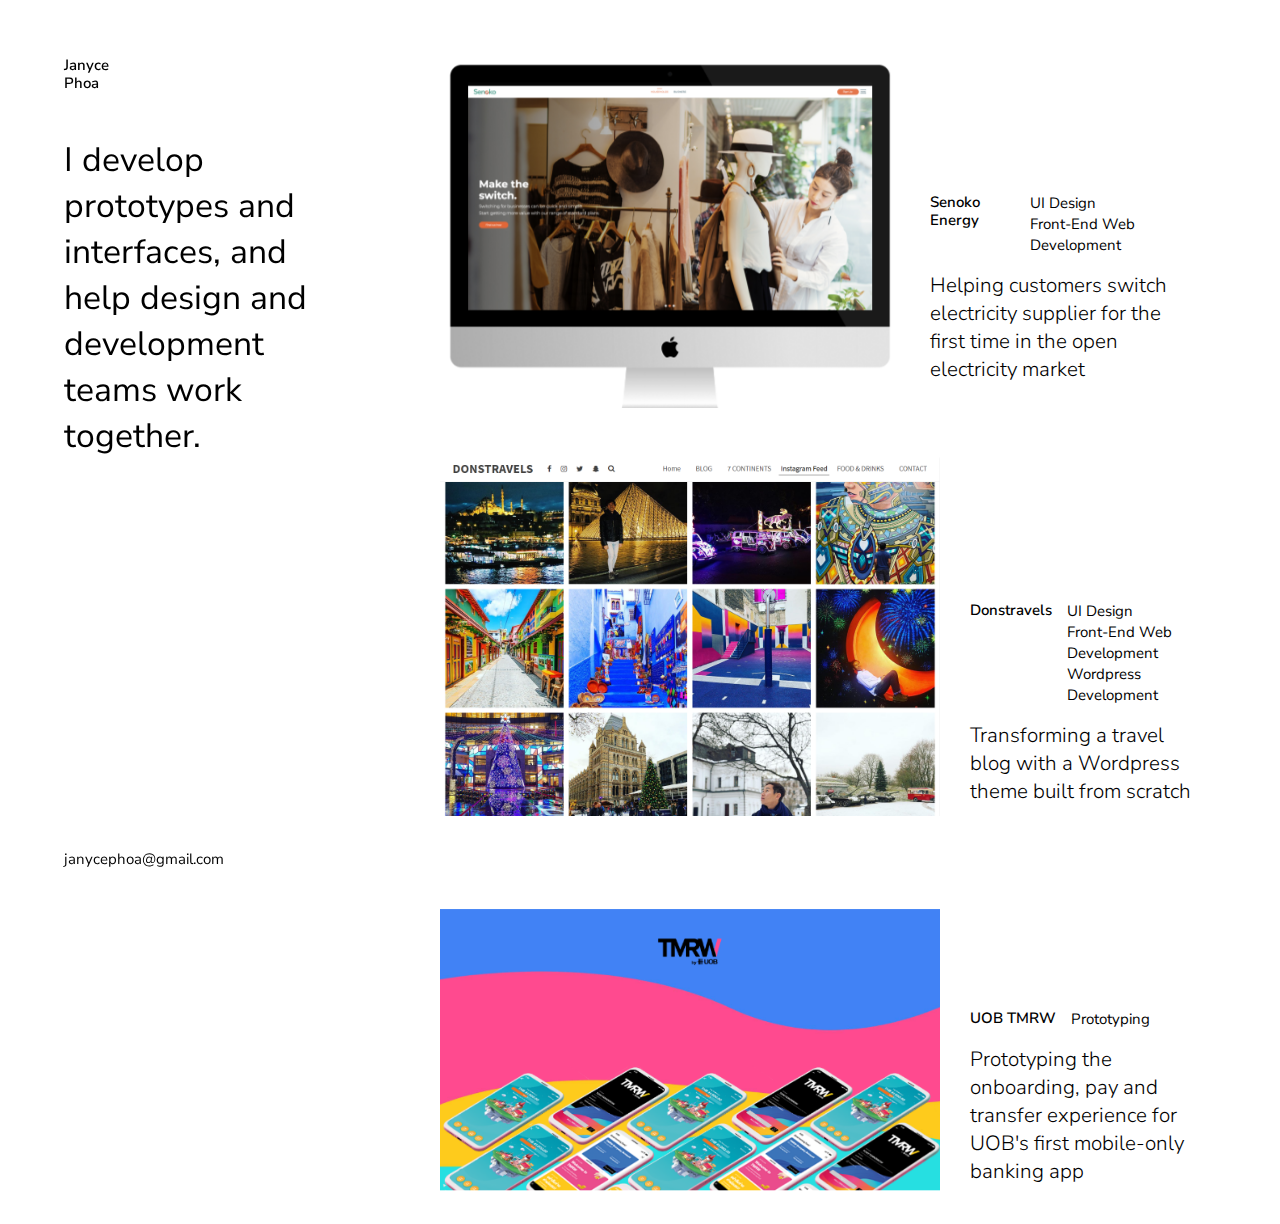
<file: index.html>
<!DOCTYPE html>
<html lang="en">
<head>
    <meta charset="UTF-8">
    <meta name="viewport" content="width=device-width, initial-scale=1.0">
    <meta http-equiv="X-UA-Compatible" content="ie=edge">
    <link rel="icon" href="favicon.ico" type="image/x-icon" />
    <title>Janyce Phoa</title>
    <link href="https://fonts.googleapis.com/css?family=Nunito+Sans:300,400,600" rel="stylesheet">
    <link rel="stylesheet" href="styles.css">
</head>
<body class="lightTheme">
    <div class="largeWrapper homePage_container">
        <div class="hero_container">
            <nav class="header">
              <a href="http://www.janycephoa.com"><h5 id="boldSmallTitling">Janyce<br>Phoa</h5></a>
              <!-- <a href="http://www.janycephoa.com/janycephoa_Resume.pdf"><h5 id="boldSmallTitling">Resume</h5></a> -->
            </nav>
            <h1 class="hero_text">I develop prototypes and interfaces, and help design and development teams work together. </h1>
        </div><!-- hero -->

        <div class="projects_container">

            <!-- CARD -->
            <a href="senoko.html" class="full-width">
                <div class="card_container" id="project1">
                <div class="cardText_container">
                    <div class="cardText-metadata_container">
                        <div class="cardText-metadata_date">
                            <h5 id="boldSmallTitling">Senoko Energy</h5>
                        </div>
                        <div class="cardText-metadata_tags">
                                <h5>UI Design</h5>
                                <h5>Front-End Web Development</h5>
                        </div>
                    </div><!-- cardText-metadata_container -->

                    <h4>Helping customers switch electricity supplier for the first time in the open electricity market</h4>
                </div><!-- cardText_container -->

                <div class="card-Image_container">
                    <img class="card-Image" src="
                    assets/homepage/1.png"
                    alt=""/>
                </div>
            </div>
            </a><!-- card_container -->

            <!-- CARD -->
            <a href="donstravels.html" class="full-width">
                <div class="card_container" id="project1">
                <div class="cardText_container">
                    <div class="cardText-metadata_container">
                        <div class="cardText-metadata_date">
                            <h5 id="boldSmallTitling">Donstravels</h5>
                        </div>
                        <div class="cardText-metadata_tags">
                                <h5>UI Design</h5>
                                <h5>Front-End Web Development</h5>
                                <h5>Wordpress Development</h5>
                        </div>
                    </div><!-- cardText-metadata_container -->

                    <h4>Transforming a travel blog with a Wordpress theme built from scratch</h4>
                </div><!-- cardText_container -->

                <div class="card-Image_container">
                    <img class="card-Image" src="
                    assets/homepage/2.png"
                    alt=""/>
                </div>
            </div>
            </a><!-- card_container -->


            <!-- CARD -->
            <a href="uob.html" class="full-width">
                <div class="card_container" id="project1">
                <div class="cardText_container">
                    <div class="cardText-metadata_container">
                        <div class="cardText-metadata_date">
                            <h5 id="boldSmallTitling">UOB TMRW</h5>
                        </div>
                        <div class="cardText-metadata_tags">
                                <h5>Prototyping</h5>
                        </div>
                    </div><!-- cardText-metadata_container -->

                    <h4>Prototyping the onboarding, pay and transfer experience for UOB's first mobile-only banking app</h4>
                </div><!-- cardText_container -->

                <div class="card-Image_container">
                    <img class="card-Image" src="
                    assets/homepage/3.png"
                    alt=""/>
                </div>
            </div>
            </a><!-- card_container -->


        </div><!-- projects_container -->

        <footer class="homepageFooter">
            <a href="mailto:janycephoa@gmail.com?Subject=Hello%20Janyce" target="_top"><h5> janycephoa@gmail.com </h5></a>
        </footer>
    </div><!-- largeWrapper -->

</body>
</html>
<!-- Original theme by Maggie Chan -->
</file>
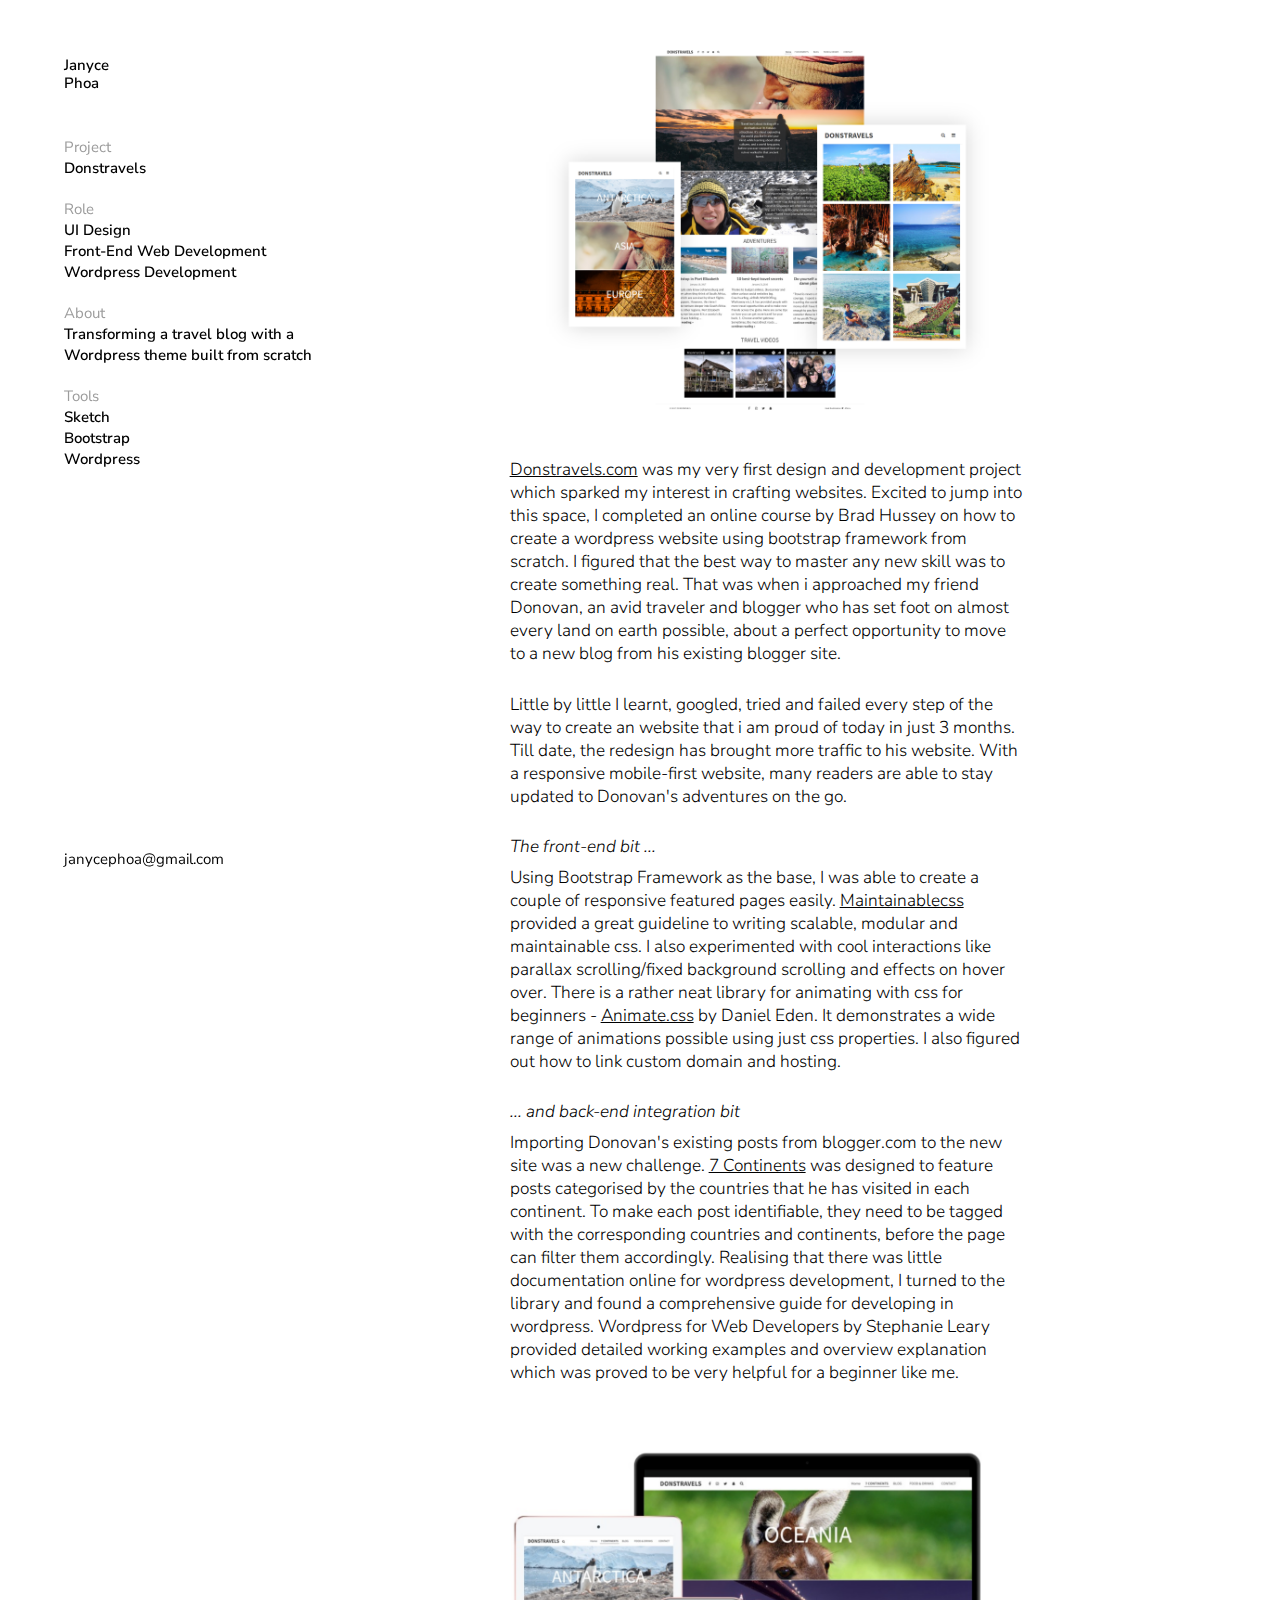
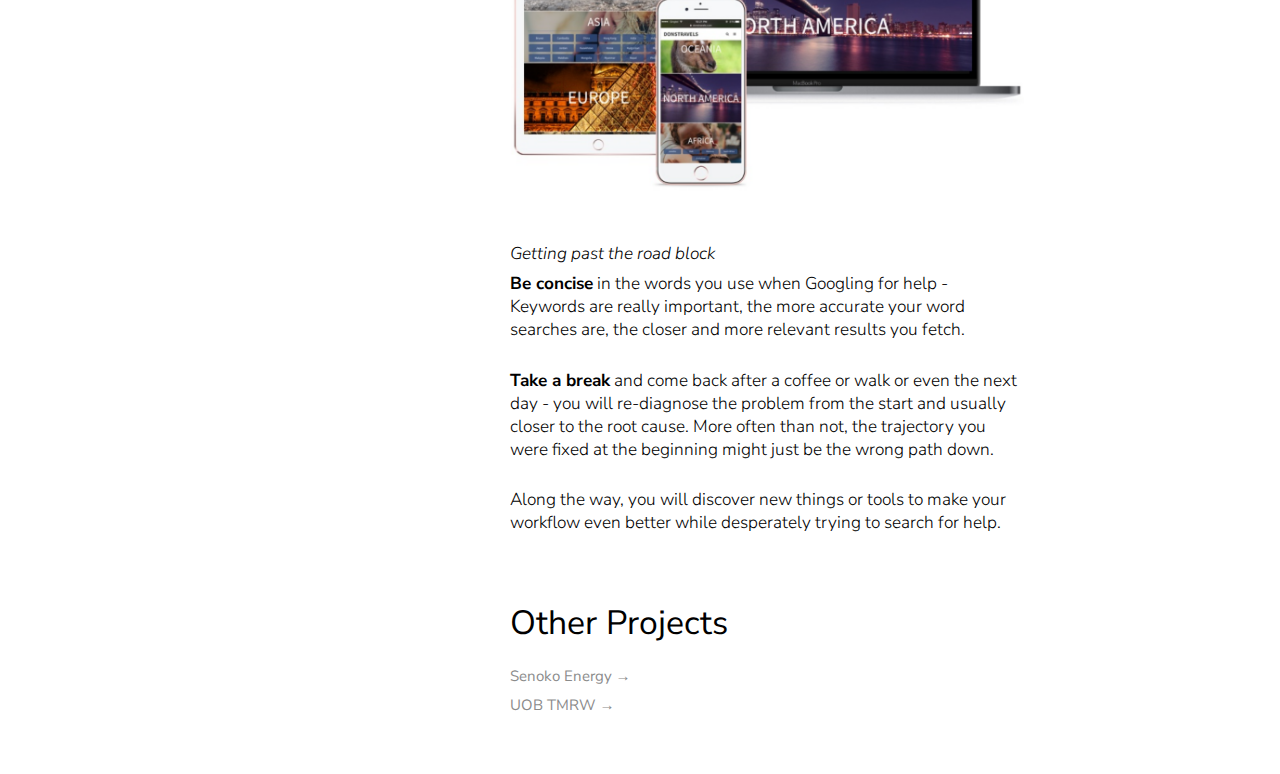
<file: donstravels.html>
<!DOCTYPE html>
<html lang="en">
<head>
    <meta charset="UTF-8">
    <meta name="viewport" content="width=device-width, initial-scale=1.0">
    <meta http-equiv="X-UA-Compatible" content="ie=edge">
    <link rel="icon" href="favicon.ico" type="image/x-icon" />
    <title>Janyce Phoa</title>
    <link href="https://fonts.googleapis.com/css?family=Nunito+Sans:300,400,600" rel="stylesheet">
    <link rel="stylesheet" href="styles.css">
</head>
<body class="lightTheme">
    <div class="largeWrapper homePage_container">
        <div class="hero_container">
            <nav class="header">
              <a href="./index.html"><h5 id="boldSmallTitling">Janyce<br>Phoa</h5></a>
              <!-- <a href="http://www.janycephoa.com/janycephoa_Resume.pdf"><h5 id="boldSmallTitling">Resume</h5></a> -->
            </nav>
            <div class="hero_text">
              <h5 class="lightgrey">Project</h5>
              <h5 class="bold">Donstravels</h5>
              <br>
              <h5 class="lightgrey">Role</h5>
              <h5 class="bold">UI Design</h5>
              <h5 class="bold">Front-End Web Development</h5>
              <h5 class="bold">Wordpress Development</h5>
              <br>
              <h5 class="lightgrey">About</h5>
              <h5 class="bold">Transforming a travel blog with a Wordpress theme built from scratch</h5>
              <br>
              <h5 class="lightgrey">Tools</h5>
              <h5 class="bold">Sketch</h5>
              <h5 class="bold">Bootstrap</h5>
              <h5 class="bold">Wordpress</h5>
            </div>
        </div><!-- hero -->

        <div class="projects_container projects_container_single">

            <!-- CARD -->
            <div class="full-width">
                <img class="project-fullWidthImage" src="./assets/donstravels/donstravels_2.png" alt="Donstravels">
                <p><a class="links" href="https://donstravels.com/" target="_blank">Donstravels.com</a> was my very first design and development project which sparked my interest in crafting websites. Excited to jump into this space, I completed an online course by Brad Hussey on how to create a wordpress website using bootstrap framework from scratch. I figured that the best way to master any new skill was to create something real. That was when i approached my friend Donovan, an avid traveler and blogger who has set foot on almost every land on earth possible, about a perfect opportunity to move to a new blog from his existing blogger site.</p>
                <br>
                <p>Little by little I learnt, googled, tried and failed every step of the way to create an website that i am proud of today in just 3 months. Till date, the redesign has brought more traffic to his website. With a responsive mobile-first website, many readers are able to stay updated to Donovan's adventures on the go.</p>
                <br>
                <p><i>The front-end bit ...</i></p>
                <p>Using Bootstrap Framework as the base, I was able to create a couple of responsive featured pages easily. <a class="links" href="https://maintainablecss.com/" target="_blank">Maintainablecss</a> provided a great guideline to writing scalable, modular and maintainable css. I also experimented with cool interactions like parallax scrolling/fixed background scrolling and effects on hover over. There is a rather neat library for animating with css for beginners - <a class="links" href="https://daneden.github.io/animate.css/" target="_blank">Animate.css</a> by Daniel Eden. It demonstrates a wide range of animations possible using just css properties. I also figured out how to link custom domain and hosting. </p>
                <br>
                <p><i>... and back-end integration bit</i></p>
                <p>Importing Donovan's existing posts from blogger.com to the new site was a new challenge. <a class="links" href="https://donstravels.com/7-continents/" target="_blank">7 Continents</a> was designed to feature posts categorised by the countries that he has visited in each continent. To make each post identifiable, they need to be tagged with the corresponding countries and continents, before the page can filter them accordingly. Realising that there was little documentation online for wordpress development, I turned to the library and found a comprehensive guide for developing in wordpress. Wordpress for Web Developers by Stephanie Leary provided detailed working examples and overview explanation which was proved to be very helpful for a beginner like me. </p>
                <img class="project-fullWidthImage" src="./assets/donstravels/donstravels_1.png" alt="Donstravels">
                <p><i>Getting past the road block</i></p>
                <p><b>Be concise</b> in the words you use when Googling for help - Keywords are really important, the more accurate your word searches are, the closer and more relevant results you fetch.</p>
                <br>
                <p><b>Take a break</b> and come back after a coffee or walk or even the next day - you will re-diagnose the problem from the start and usually closer to the root cause. More often than not, the trajectory you were fixed at the beginning might just be the wrong path down.</p>
                <br>
                <p>Along the way, you will discover new things or tools to make your workflow even better while desperately trying to search for help. </p>
            </div><!-- card_container -->

            <div class="otherProjects">
              <h1>Other Projects</h1>
              <a class="links" href="./senoko.html"><h5>Senoko Energy &#8594;</h5></a>
              <a class="links" href="./uob.html"><h5>UOB TMRW &#8594;</h5></a>
            </div>

        </div><!-- projects_container -->

        <footer class="homepageFooter">
            <a href="mailto:janycephoa@gmail.com?Subject=Hello%20Janyce" target="_top"><h5> janycephoa@gmail.com </h5></a>
        </footer>
    </div><!-- largeWrapper -->

</body>
</html>
<!-- Original theme by Maggie Chan -->
</file>
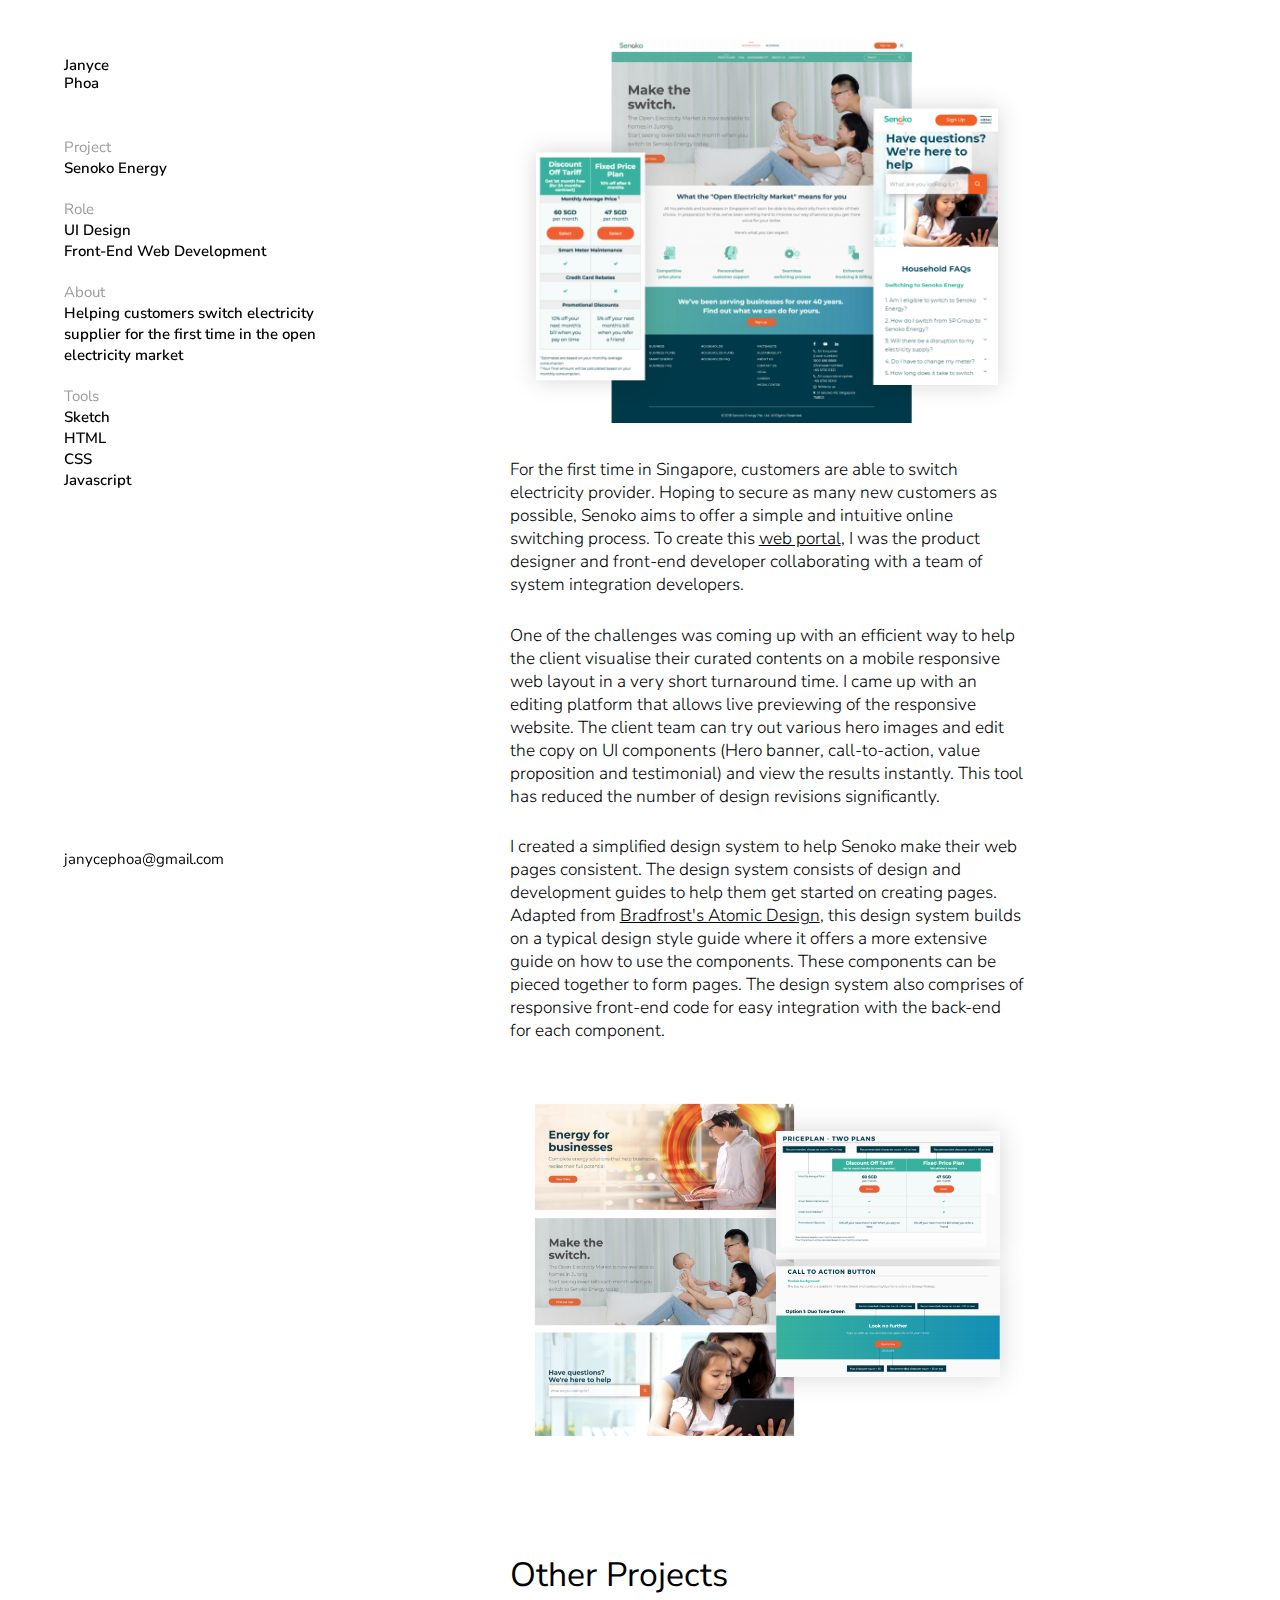
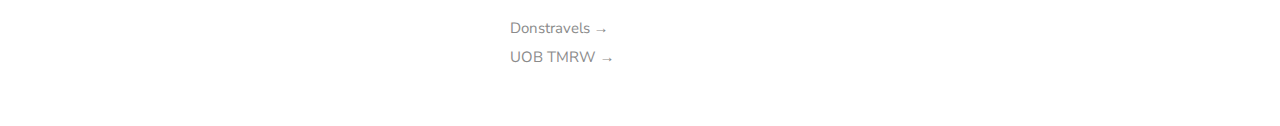
<file: senoko.html>
<!DOCTYPE html>
<html lang="en">
<head>
    <meta charset="UTF-8">
    <meta name="viewport" content="width=device-width, initial-scale=1.0">
    <meta http-equiv="X-UA-Compatible" content="ie=edge">
    <link rel="icon" href="favicon.ico" type="image/x-icon" />
    <title>Janyce Phoa</title>
    <link href="https://fonts.googleapis.com/css?family=Nunito+Sans:300,400,600" rel="stylesheet">
    <link rel="stylesheet" href="styles.css">
</head>
<body class="lightTheme">
    <div class="largeWrapper homePage_container">
        <div class="hero_container">
            <nav class="header">
              <a href="./index.html"><h5 id="boldSmallTitling">Janyce<br>Phoa</h5></a>
              <!-- <a href="http://www.janycephoa.com/janycephoa_Resume.pdf"><h5 id="boldSmallTitling">Resume</h5></a> -->
            </nav>
            <div class="hero_text">
              <h5 class="lightgrey">Project</h5>
              <h5 class="bold">Senoko Energy</h5>
              <br>
              <h5 class="lightgrey">Role</h5>
              <h5 class="bold">UI Design</h5>
              <h5 class="bold">Front-End Web Development</h5>
              <br>
              <h5 class="lightgrey">About</h5>
              <h5 class="bold">Helping customers switch electricity supplier for the first time in the open electricity market</h5>
              <br>
              <h5 class="lightgrey">Tools</h5>
              <h5 class="bold">Sketch</h5>
              <h5 class="bold">HTML</h5>
              <h5 class="bold">CSS</h5>
              <h5 class="bold">Javascript</h5>
            </div>
        </div><!-- hero -->

        <div class="projects_container projects_container_single">

            <!-- CARD -->
            <div class="full-width">
                <img class="project-fullWidthImage" src="./assets/senoko/senoko_1.png" alt="Senoko">
                <p>For the first time in Singapore, customers are able to switch electricity provider. Hoping to secure as many new customers as possible, Senoko aims to offer a simple and intuitive online switching process. To create this <a class="links" href="https://www.senokoenergy.com/" target="_blank">web portal</a>, I was the product designer and front-end developer collaborating with a team of system integration developers. </p>
                <br>
                <p>One of the challenges was coming up with an efficient way to help the client visualise their curated contents on a mobile responsive web layout in a very short turnaround time. I came up with an editing platform that allows live previewing of the responsive website. The client team can try out various hero images and edit the copy on UI components (Hero banner, call-to-action, value proposition and testimonial) and view the results instantly. This tool has reduced the number of design revisions significantly. </p>
                <br>
                <p>I created a simplified design system to help Senoko make their web pages consistent. The design system consists of design and development guides to help them get started on creating pages. Adapted from <a class="links" href="http://bradfrost.com/blog/post/atomic-web-design/" target="_blank">Bradfrost's Atomic Design</a>, this design system builds on a typical design style guide where it offers a more extensive guide on how to use the components. These components can be pieced together to form pages. The design system also comprises of responsive front-end code for easy integration with the back-end for each component. </p>
                <img class="project-fullWidthImage" src="./assets/senoko/senoko_4.png" alt="Senoko">

            </div><!-- card_container -->

            <div class="otherProjects">
              <h1>Other Projects</h1>
              <a class="links" href="./donstravels.html"><h5>Donstravels &#8594;</h5></a>
              <a class="links" href="./uob.html"><h5>UOB TMRW &#8594;</h5></a>
            </div>

        </div><!-- projects_container -->

        <footer class="homepageFooter">
            <a href="mailto:janycephoa@gmail.com?Subject=Hello%20Janyce" target="_top"><h5> janycephoa@gmail.com </h5></a>
        </footer>
    </div><!-- largeWrapper -->

</body>
</html>
<!-- Original theme by Maggie Chan -->
</file>
<file: styles.css>
article, aside, details, figcaption, figure, footer, header, hgroup, nav, section, summary {
  display: block; }

audio, canvas, video {
  display: inline-block; }

audio:not([controls]) {
  display: none;
  height: 0; }

[hidden] {
  display: none; }

html {
  font-family: 'Nunito Sans', sans-serif;
  -webkit-text-size-adjust: 100%;
  -ms-text-size-adjust: 100%; }

a:focus {
  outline: thin dotted; }

a:active, a:hover {
  outline: 0; }

h1 {
  font-size: 2em; }

abbr[title] {
  border-bottom: 1px dotted; }

b, strong {
  font-weight: 700; }

dfn {
  font-style: italic; }

mark {
  background: #ff0;
  color: #000; }

code, kbd, pre, samp {
  font-family: monospace, serif;
  font-size: 1em; }

pre {
  white-space: pre-wrap;
  word-wrap: break-word; }

q {
  quotes: \201C \201D \2018 \2019; }

small {
  font-size: 80%; }

sub, sup {
  font-size: 75%;
  line-height: 0;
  position: relative;
  vertical-align: baseline; }

sup {
  top: -.5em; }

sub {
  bottom: -.25em; }

img {
  border: 0; }

svg:not(:root) {
  overflow: hidden; }

fieldset {
  border: 1px solid silver;
  margin: 0 2px;
  padding: .35em .625em .75em; }

button, input, select, textarea {
  font-family: inherit;
  font-size: 100%;
  margin: 0; }

button, input {
  line-height: normal; }

button, html input[type=button],
input[type=reset], input[type=submit] {
  -webkit-appearance: button;
  cursor: pointer; }

button[disabled], input[disabled] {
  cursor: default; }

input[type=checkbox], input[type=radio] {
  box-sizing: border-box;
  padding: 0; }

input[type=search] {
  -webkit-appearance: textfield;
  -moz-box-sizing: content-box;
  -webkit-box-sizing: content-box;
  box-sizing: content-box; }

input[type=search]::-webkit-search-cancel-button, input[type=search]::-webkit-search-decoration {
  -webkit-appearance: none; }

textarea {
  overflow: auto;
  vertical-align: top; }

table {
  border-collapse: collapse;
  border-spacing: 0; }

body, figure {
  margin: 0; }

legend, button::-moz-focus-inner, input::-moz-focus-inner {
  border: 0;
  padding: 0; }

.clearfix:after {
  visibility: hidden;
  display: block;
  font-size: 0;
  content: " ";
  clear: both;
  height: 0; }

* {
  box-sizing: border-box; }

ul, li {
  list-style: none;
  padding: 0;
  margin: 0;
  display: inline-block; }

p {
  margin: 0;}

button {
  background-color: transparent;
  border: none; }

a {
  text-decoration: none;
  color: #000; }

a.links {
  text-decoration: underline;
  color: #000; }

/* Globally */
/* Each state */
a:visited {
  text-decoration: none;
  color: #000; }

a:hover {
  text-decoration: none;
  color: #000; }

a:focus {
  text-decoration: none;
  color: #000; }

a:hover, a:active {
  text-decoration: none;
  color: #000; }

a.links:visited,
a.links:hover,
a.links:focus,
a.links:active {
  text-decoration: underline;
  color: #000; }

.projectHero {
  font-size: 0; }

input {
  display: none; }

li {
  display: block; }

@media (min-width: 2000px) {
  html {
    font-size: 16px; } }

@media (max-width: 1500px) {
  html {
    font-size: 15px; } }

@media (max-width: 1279px) {
  html {
    font-size: 14px; } }

@media (max-width: 1000px) {
  html {
    font-size: 14px; } }

@media (max-width: 850px) {
  html {
    font-size: 14px; } }

@media (max-width: 700px) {
  html {
    font-size: 14px; } }

@media (max-width: 400px) {
  html {
    font-size: 12px; } }

body {
  -webkit-font-smoothing: antialiased;
  -moz-osx-font-smoothing: grayscale;
  text-rendering: optimizeLegibility; }

h1 {
  font-family: 'Nunito Sans', sans-serif;
  font-weight: 400;
  font-size: 2.25rem;
  margin: 0; }

h3 {
  font-family: 'Nunito Sans', sans-serif;
  font-size: 1.625rem;
  font-weight: 600; }

h5 {
  font-family: 'Nunito Sans', sans-serif;
  font-size: 1rem;
  font-weight: 400;
  margin: 0;
  line-height: 140%; }

.cardText_container > h5 {
  line-height: 120%;
  font-weight: 300; }

h4 {
  font-family: 'Nunito Sans', sans-serif;
  font-size: 1.375rem;
  font-weight: 300;
  margin: 0;
}

h6 {
  font-family: 'Nunito Sans', sans-serif;
  font-size: 0.75rem;
  font-weight: 400;
  margin: 0;
  opacity: 0.4; }

p {
  font-family: 'Nunito Sans', sans-serif;
  font-size: 1.15rem;
  font-weight: 300;
  margin-bottom: 0.5rem; }

#boldSmallTitling {
  opacity: 1;
  font-weight: 600;
  line-height: 1.2; }

.darkTheme {
  background-color: #000;
  color: #CCCCCC; }

.lightTheme {
  background-color: #FFF;
  color: #000; }
  @media (min-width: 2000px) {
    .lightTheme {
      width: 90%;
      margin: auto;
      position: relative; } }

.lightgrey {
  color: #9C9C9C;
}
.largeWrapper {
  width: 90%;
  margin: auto; }

.header {
  display: flex;
  justify-content: space-between;
  padding-top: 3.75rem; }

.hero_text {
  margin-top: 3rem;
  margin-bottom: 1rem; }
.hero_text .bold {
  font-weight: 600; }
.hero_text .light {
  font-weight: 300;
 }

.hero_container {
  margin-bottom: 3rem; }

.card_container {
  border-radius: 8px;
  /* height: 450px; */
  padding: 2rem;
  padding-bottom: 0;
  overflow: hidden;
  background-position: center center;
  background-size: cover;
  position: relative;
  display: flex;
  flex-direction: column;
  justify-content: space-between;
  margin-bottom: 8px; }
  @media (min-width: 850px) {
    .card_container {
      margin-bottom: 0; } }
  @media (min-width: 1000px) {
    .card_container {
      height: 400px; } }

.cardText-metadata_container {
  display: flex;
  margin-bottom: 1rem; }

.cardText-metadata_container > .cardText-metadata_date > h6,
.cardText-metadata_container > .cardText-metadata_tags > h6 {
  opacity: 0.5; }

.cardText-metadata_tags {
  margin-left: 1rem; }

.cardText_container {
  margin-bottom: 1rem; }

.full-width {
  grid-column-start: 1;
  grid-column-end: 3; }
  @media (min-width: 1000px) {
    .full-width .card_container {
      display: flex;
      flex-direction: row-reverse; }
      .full-width .card_container .cardText_container {
        width: 40%;
        height: 50%;
        align-self: flex-end;
        margin-bottom: 2rem;
        margin-left: 2rem; } }

.card-Image_container {
  max-width: 450px; }
  @media (min-width: 1000px) {
    .card-Image_container {
      min-width: 300px;
      max-width: 500px; } }

.card-Image {
  border-radius: 4px 4px 0px 0px;
  width: 100%;
  transform: translateY(10px) scale(1);
  transition: transform 0.3s ease-in-out; }

.card_container:hover .card-Image {
  transform: translateY(0px) scale(1.02); }

@media (min-width: 1000px) {
  .full-width > .card-Image_container {
    width: 60%; } }

@media (min-width: 1000px) {
  .full-width > .card-Image_container > .card-Image {
    position: absolute;
    bottom: 0; } }

@media (min-width: 1000px) {
  .homePage_container {
    display: flex;
    position: relative; } }

@media (min-width: 1000px) {
  .hero_container {
    width: 23%;
    margin-right: 1rem;
    position: fixed; } }

@media (min-width: 850px) {
  .projects_container {
    display: grid;
    grid-template-columns: 50% 50%;
    column-gap: 8px;
    grid-row-gap: 8px;
    margin-top: 8px; } }

@media (min-width: 1000px) {
  .projects_container {
    width: 70%;
    position: absolute;
    right: 0;
} }

@media (min-width: 1000px) {
  .projects_container_single {
    padding-left: 100px;
    padding-right: 200px;
    padding-bottom: 50px;
} }

footer {
  padding-bottom: 2rem;
  padding-top: 1rem; }
  @media (min-width: 1000px) {
    footer {
      position: fixed;
      bottom: 0; } }

.comingSoon {
  position: absolute;
  width: 125px;
  height: 125px;
  top: 0;
  left: 0;
  z-index: 100; }

/* #project1 {
  background-image: url("../../assets/homepage/1_bg.jpg"); }

#project2 {
  background-image: url("../../assets/homepage/2_bg.jpg"); }

#project3 {
  background-image: url("../../assets/homepage/3_bg.jpg"); }

#project4 {
  background-image: url("../../assets/homepage/4_bg.jpg"); }

#project5 {
  background-image: url("../../assets/homepage/6_bg.jpg"); } */

.projectHero {
  width: 100%;
  height: 60vh;
  background-size: cover;
  background-position: center center; }
  @media (min-width: 1000px) {
    .projectHero {
      height: 100%; } }

#oneHero-image {
  background-image: url("../../assets/delphi/00.jpg"); }

.projectLinks {
  position: fixed;
  display: flex;
  width: 100%;
  justify-content: space-between;
  padding-left: 10%;
  padding-right: 10%;
  z-index: 0; }
@media (min-width: 1000px) {
  .projectLinks {
    background-color: red;
    width: 20%;
    margin-top: 6rem;
    padding-left: 3rem;
    padding-right: 2rem; } }


.projectHeader {
  display: flex;
  width: 100%;
  justify-content: space-between;
  padding-top: 2rem;
  padding-left: 10%;
  padding-right: 10%;
  background-color: #fff;
  z-index: 0; }
@media (min-width: 1000px) {
  .projectHeader {
    display: fixed;
    width: 20%;
    padding-top: 3.75rem;
    padding-left: 3rem;
    padding-right: 2rem; } }

.projectHeader > a > h6 {
  color: #000; }

.projectHero_container {
  position: relative;
  min-height: 100vh; }
  @media (min-width: 1000px) {
    .projectHero_container {
      display: flex;
      justify-content: flex-end; } }

.projectHero {
  margin-bottom: 2rem;
  z-index: 100; }
  @media (min-width: 1000px) {
    .projectHero {
      width: 50%;
      position: absolute;
      top: 0;
      bottom: 0;
      left: 0;
      margin-bottom: 0; } }

.projectSummary {
  width: 80%;
  margin: auto; }
  @media (min-width: 1000px) {
    .projectSummary {
      width: 50%;
      padding: 3rem;
      margin: 0;
      display: flex;
      align-content: flex-end;
      justify-content: flex-end;
      background-color: #F2F2F2; } }

@media (min-width: 700px) {
  .projectSummaryContent-container {
    align-self: flex-end; } }

@media (min-width: 1279px) {
  .projectSummaryContent-container h1 {
    width: 75%; } }

@media (min-width: 1500px) {
  .projectSummaryContent-container h1 {
    width: 70%; } }

.projectSummary-metadata_container {
  margin-top: 2rem; }
  @media (min-width: 700px) {
    .projectSummary-metadata_container {
      width: 100%;
      display: flex; }
      .projectSummary-metadata_container li {
        margin-right: 1rem; } }

.processSummary-itemsCategory_container > p {
  padding-bottom: 0.75rem;
  border-bottom: 1px solid #CCCCCC; }

.processSummary-items_container div {
  margin-top: 2rem; }
  @media (min-width: 700px) {
    .processSummary-items_container div {
      margin-top: 0; } }

@media (min-width: 700px) {
  .processSummary-items_container {
    display: flex; }
    .processSummary-items_container div {
      margin-right: 3rem; } }

@media (min-width: 850px) {
  .projectSummary-challengeOutcome_container {
    display: flex; }
    .projectSummary-challengeOutcome_container div {
      width: 45%;
      margin-right: 2rem; } }

.projectSummary-challenge,
.projectSummary-outcome,
.projectSummary-process_container {
  margin-top: 2rem; }
  .projectSummary-challenge h6,
  .projectSummary-outcome h6,
  .projectSummary-process_container h6 {
    margin-top: 1rem; }

.projectSummary-process_container > div > p {
  padding-top: 2rem;
  padding-bottom: 1rem;
  border-bottom: solid 1px #CCCCCC; }

.projectContent_container {
  width: 80%;
  margin: auto;
  padding-bottom: 5rem; }
  @media (min-width: 1000px) {
    .projectContent_container {
      position: absolute;
      right: 3rem;
      width: 75%; } }

.projectSectionHead_container {
  margin-top: 5rem;
  border-top: 2px solid #000; }
  @media (min-width: 1000px) {
    .projectSectionHead_container {
      display: flex;
      justify-content: space-between; }
      .projectSectionHead_container h3 {
        width: 40%; }
      .projectSectionHead_container h5 {
        width: 50%;
        margin-top: 2rem; } }

@media (min-width: 1000px) {
  .projectSection-threeColumns_container {
    display: flex; }
    .projectSection-threeColumns_container div {
      width: 33%;
      margin-right: 2rem; } }

.project-fullWidthImage {
  width: 100%;
  margin-top: 2rem;
  margin-bottom: 2rem; }

.projectFooter {
  z-index: -1;
  padding-left: 10%; }
  @media (min-width: 1000px) {
    .projectFooter {
      padding-left: 3rem; } }

.projectFooter > a > h5 {
  color: #000; }

.moreDetails {
  margin-top: 5rem;
  padding-top: 3rem;
  border-top: 2px solid #000; }

.responsiveVideo {
  width: 100%;
  -webkit-box-shadow: 0px 2px 10px 2px rgba(222,222,222,1);
  -moz-box-shadow: 0px 2px 10px 2px rgba(222,222,222,1);
  box-shadow: 0px 2px 10px 2px rgba(222,222,222,1);
  margin-top: 4px;
  margin-bottom: 25px;
}
@media (min-width: 500px) {
  .responsiveVideo {
    width: 50%;
  }
}
@media (min-width: 1000px) {
  .responsiveVideo {
    width: 40%;
  }
}

.otherProjects h1 {
  margin-top: 50px;
  margin-bottom: 20px;
}
.otherProjects a,
.otherProjects a:hover,
.otherProjects a:active,
.otherProjects a:visited,
.otherProjects h5 {
  color: #8B8B8B;
  text-decoration: none;
  margin-bottom: 8px;
}
</file>
